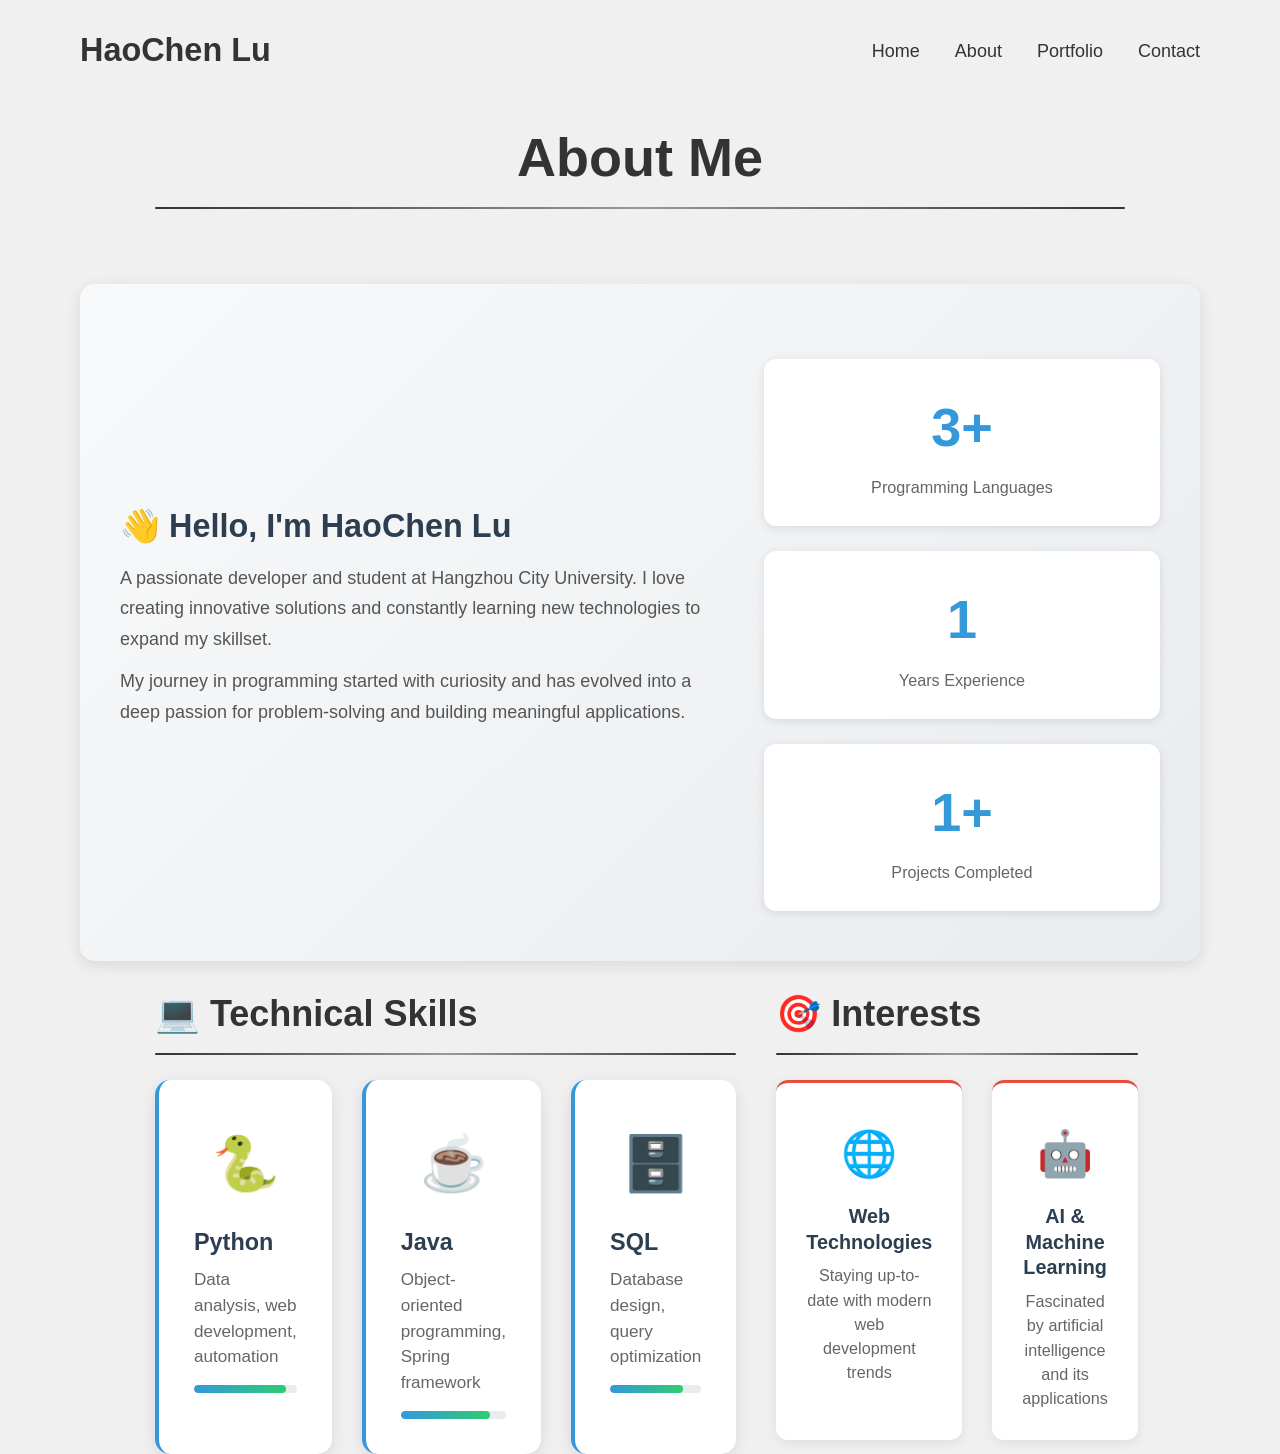
<file: about.html>
<!DOCTYPE html>

<html lang="zh-CN"> 
  <head>
    <meta charset="UTF-8">
    <meta name="viewport" content="width=device-width, initial-scale=1.0">
    <title>About</title>
    <link rel="stylesheet" href="style.css">
  </head>

  <body> 
    <header>
      <nav class="nav-bar">
        <div class="nav-bar-logo">HaoChen Lu</div>
        <ul class="nav-bar-list">
          <li><a href="index.html">Home</a></li>
          <li><a href="about.html">About</a></li>
          <li><a href="portfolio.html">Portfolio</a></li>
          <li><a href="contact.html">Contact</a></li>
        </ul>
      </nav>
    </header>

    <main id="about">
      <h1>About Me</h1>
      <div class="section-divider"></div>
    </main>
    
    <!-- 个人简介部分 -->
    <section class="intro-section">
      <div class="intro-content">
        <div class="intro-text">
          <h2>👋 Hello, I'm HaoChen Lu</h2>
          <p>A passionate developer and student at Hangzhou City University. I love creating innovative solutions and constantly learning new technologies to expand my skillset.</p>
          <p>My journey in programming started with curiosity and has evolved into a deep passion for problem-solving and building meaningful applications.</p>
        </div>
        <div class="intro-stats">
          <div class="stat-item">
            <span class="stat-number">3+</span>
            <span class="stat-label">Programming Languages</span>
          </div>
          <div class="stat-item">
            <span class="stat-number">1</span>
            <span class="stat-label">Years Experience</span>
          </div>
          <div class="stat-item">
            <span class="stat-number">1+</span>
            <span class="stat-label">Projects Completed</span>
          </div>
        </div>
      </div>
    </section>

    <main class="about-body">
      <article class="skills-section">
        <h2>💻 Technical Skills</h2>
        <div class="section-divider"></div>
        <div class="skills-grid">
          <div class="skill-card">
            <div class="skill-icon">🐍</div>
            <h3><a href="https://www.python.org" target="_blank">Python</a></h3>
            <p>Data analysis, web development, automation</p>
            <div class="skill-level">
              <div class="level-bar" data-level="90"></div>
            </div>
          </div>
          <div class="skill-card">
            <div class="skill-icon">☕</div>
            <h3><a href="https://www.java.com" target="_blank">Java</a></h3>
            <p>Object-oriented programming, Spring framework</p>
            <div class="skill-level">
              <div class="level-bar" data-level="85"></div>
            </div>
          </div>
          <div class="skill-card">
            <div class="skill-icon">🗄️</div>
            <h3><a href="https://www.sql.com" target="_blank">SQL</a></h3>
            <p>Database design, query optimization</p>
            <div class="skill-level">
              <div class="level-bar" data-level="80"></div>
            </div>
          </div>
        </div>
      </article>
      
      <aside class="hobbies-section">
        <h2>🎯 Interests</h2>
        <div class="section-divider"></div>
        <div class="hobbies-grid">
          <div class="hobby-item">
            <div class="hobby-icon">🌐</div>
            <h3>Web Technologies</h3>
            <p>Staying up-to-date with modern web development trends</p>
          </div>
          <div class="hobby-item">
            <div class="hobby-icon">🤖</div>
            <h3>AI & Machine Learning</h3>
            <p>Fascinated by artificial intelligence and its applications</p>
          </div>
        </div>
      </aside>
    </main>
  </body>
</html>
</file>
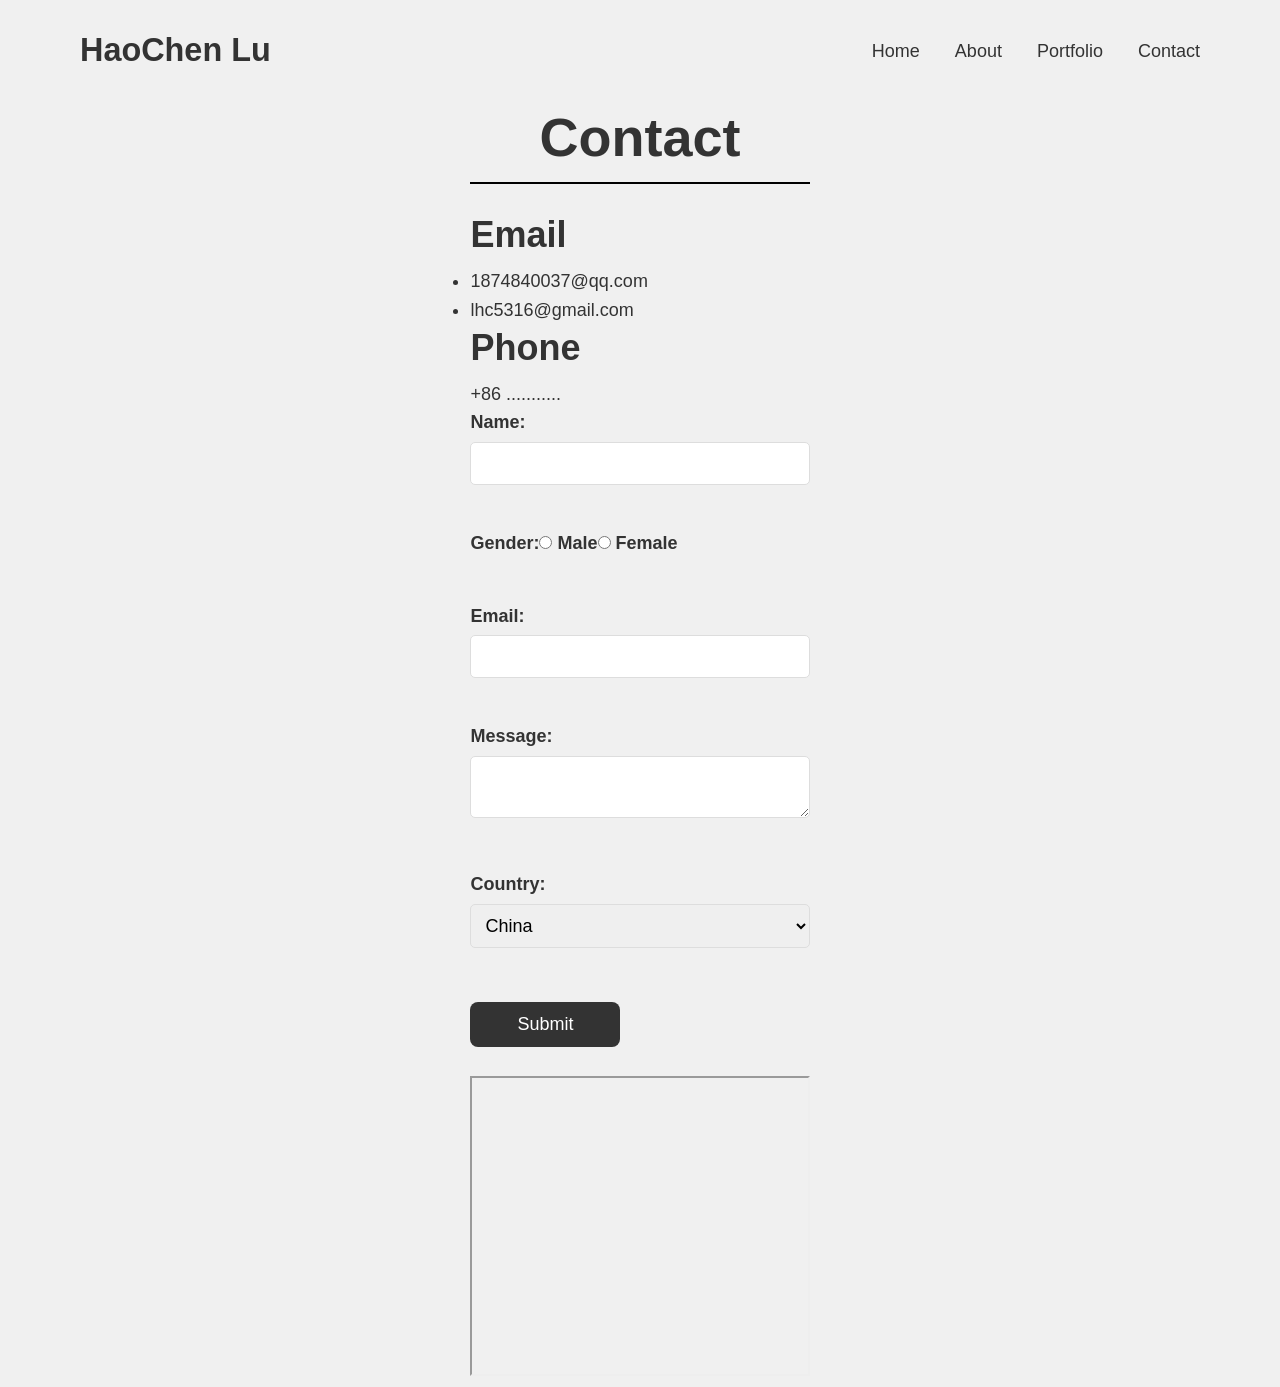
<file: contact.html>
<!DOCTYPE html>

<html lang="zh-CN"> 
  <head>
    <meta charset="UTF-8">
    <meta name="viewport" content="width=device-width, initial-scale=1.0">
    <title>Contact</title>
    <link rel="stylesheet" href="style.css">
  </head>
  <body>
    <header>
      <nav class="nav-bar">
        <div class="nav-bar-logo">HaoChen Lu</div>
        <ul class="nav-bar-list">
          <li><a href="index.html">Home</a></li>
          <li><a href="about.html">About</a></li>
          <li><a href="portfolio.html">Portfolio</a></li>
          <li><a href="contact.html">Contact</a></li>
        </ul>
      </nav>
    </header>

    <article id="contact">
      <h1>Contact</h1>
      <hr style="height: 1.5px; background: black; border: none; margin: 0;">
      <br>
      <h2>Email</h2>
        <ul>
          <li>1874840037@qq.com</li>
          <li>lhc5316@gmail.com</li>
        </ul>
      <h2>Phone</h2>
        <p>+86 ...........</p>
      <form action="" method="post">
        <label>Name:<input type="text" name="name"></label><br>
        <label>Gender:<input type="radio" name="gender" value="male">Male<input type="radio" name="gender" value="female">Female</label><br>
        <label>Email:<input type="email" name="email"></label><br>
        <label>Message:<textarea name="message"></textarea></label><br>
        <label>Country:<select name="country">
          <option value="China">China</option>
          <option value="America">America</option>
          <option value="Japan">Japan</option>
          <option value="Korea">Korea</option>
          <option value="France">France</option>
          <option value="Germany">Germany</option>
          <option value="Italy">Italy</option>
          <option value="Spain">Spain</option>
          <option value="Portugal">Portugal</option>
        </select></label><br>
        <button type="submit" class="submit-btn">Submit</button>
      </form>
      <br>
      <iframe src="https://map.baidu.com/@13373790.989112498,3514195.4896343593,15.15z" width="500" height="300"></iframe>
    </article>
  </body>
</html>
</file>
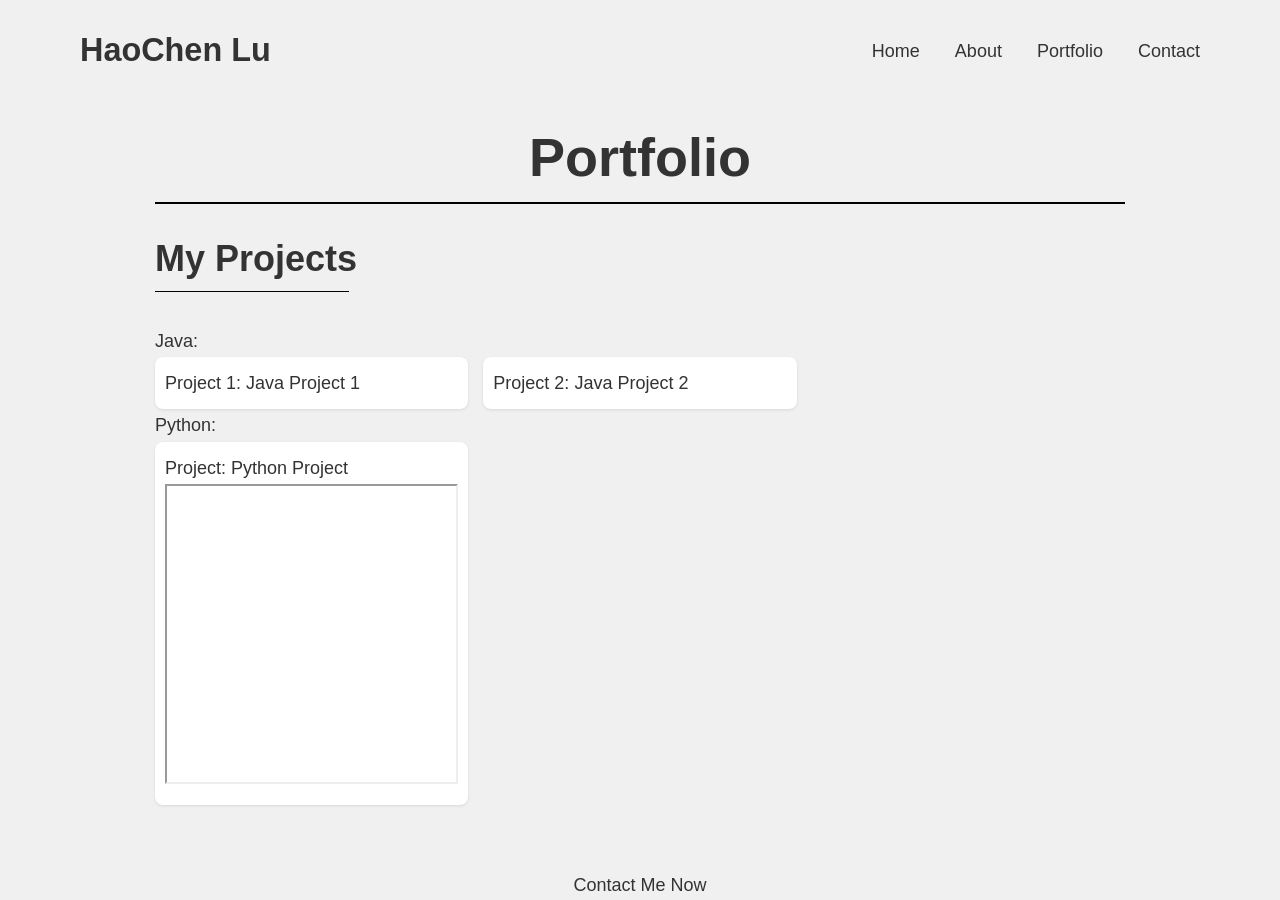
<file: portfolio.html>
<!DOCTYPE html>

<html lang="zh-CN"> 
  <head>
    <meta charset="UTF-8">
    <meta name="viewport" content="width=device-width, initial-scale=1.0">
    <title>Portfolio</title>
    <link rel="stylesheet" href="style.css">
  </head>
  <body>
    <header>
      <nav class="nav-bar">
        <div class="nav-bar-logo">HaoChen Lu</div>
        <ul class="nav-bar-list">
          <li><a href="index.html">Home</a></li>
          <li><a href="about.html">About</a></li>
          <li><a href="portfolio.html">Portfolio</a></li>
          <li><a href="contact.html">Contact</a></li>
        </ul>
      </nav>
    </header>

    <main>
      <section id="portfolio">
        <h1>Portfolio</h1>
        <hr style="height: 1.5px; background: black; border: none; margin: 0;">
        <br>
        <h2>My Projects</h2>
        <hr style="height: 1.5px; background: black; border: none; margin: 0; width: 20%;">
        <br>
        <div>
          <p>Java:</p>
            <ol class="portfolio-list">
              <li class="portfolio-item">Project 1: <a href="https://github.com/yourusername/project1">Java Project 1</a></li>
              <li class="portfolio-item">Project 2: <a href="https://github.com/yourusername/project2">Java Project 2</a></li>
            </ol>
          <p>Python:</p>
            <ul class="portfolio-list">
              <li class="portfolio-item">Project: <a href="https://github.com/yourusername/project1">Python Project</a>
                <iframe src="https://github.com/yourusername/project1" width="500" height="300"></iframe>
              </li>
            </ul>
        </div>
      </section>
    </main>
    <a href="contact.html">Contact Me Now</a>
  </body>
</html>
</file>
<file: style.css>
/* 移动端默认样式 (0px - 767px) - 移动端优先策略 */
/* 使用 * 通用选择器，设置 box-sizing: border-box; 和 margin: 0; padding: 0; 来统一盒模型行为 */
* {
  box-sizing: border-box;
  margin: 0;
  padding: 0;
}

/* 为 body 元素设置一个优雅的全局字体（如 font-family: 'Helvetica', 'Arial', sans-serif;）、默认文字颜色和背景色 */
body {
  font-family: 'Helvetica', 'Arial', sans-serif;
  color: #333;
  background-color: #f0f0f0;
  
  /* 布局应为单栏，所有内容垂直堆叠 */
  display: flex;
  flex-direction: column;
  align-items: center;
  min-height: 100vh; /* 确保body至少占满整个视口高度 */
  
  /* 字体大小应适合在小屏幕上阅读 */
  font-size: 16px;
  line-height: 1.6;
  padding: 0 10px; /* 在小屏幕上添加边距 */
  width: 100%;
}

/* 移动端：about页面默认为单列布局 */
.about-body {
  display: flex;
  flex-direction: column;
  gap: 20px;
  width: 100%;
  max-width: 100%;
}

/* 移动端导航栏：垂直排列，居中对齐 */
.nav-bar {
  display: flex;
  flex-direction: column;
  align-items: center;
  gap: 20px;
  width: 100%;
  padding: 15px 0;
}

.nav-bar-logo {
  font-size: 1.8em;
  font-weight: bold;
  text-align: center;
}

/* 导航栏的链接在移动端垂直排列 */
.nav-bar-list {
  list-style: none;
  gap: 15px;
  display: flex;
  flex-direction: column;
  text-align: center;
}

/* 移动端标题系统：适合小屏幕阅读 */
h1 {
  font-size: 2em;
  font-weight: bold;
  line-height: 1.3;
  margin-bottom: 10px;
  text-align: center;
}

h2 {
  font-size: 1.5em;
  font-weight: bold;
  line-height: 1.3;
  margin-bottom: 8px;
}

h3 {
  font-size: 1.2em;
  font-weight: bold;
  line-height: 1.3;
  margin-bottom: 6px;
}

/* 美化链接 (a)：移除下划线，设置默认颜色，并添加一个 :hover 伪类，当鼠标悬停时改变颜色或添加下划线，提供交互反馈。 */
a {
  text-decoration: none;
  color: #333;
}

a:hover {
  text-decoration: underline;
  color: #000;
}

/* 移动端：为页面的主要容器添加合适的间距 */
footer {
  margin: 15px 0;
  padding: 15px;
  text-align: center;
  width: 100%;
}

header {
  margin: 0;
  width: 100%;
} 

/* 移动端：main区域自动扩展填充剩余空间 */
main {
  flex-grow: 1;
  margin: 15px 0;
  padding: 0 15px;
  line-height: 1.8;
  width: 100%;
  max-width: 100%;
} 

#about {
  margin: 15px 0;
  padding: 0 15px;
  line-height: 1.8;
  flex-grow: initial;
  width: 100%;
}

/* 移动端：图片自适应容器宽度 */
img {
  max-width: 100%;
  display: block;
  margin: 10px auto; /* 居中显示 */
  border-radius: 8px; /* 添加圆角 */
}

/* 移动端：iframe自适应 */
iframe {
  max-width: 100%;
  width: 100%;
  height: 200px; /* 在移动端使用较小的高度 */
}

/* 移动端：提交按钮样式 */
.submit-btn {
  background-color: #333;
  color: #fff;
  border-radius: 8px;
  padding: 12px 20px;
  border: none;
  font-size: 1em;
  cursor: pointer;
  width: 100%; /* 移动端按钮占满宽度 */
  margin-top: 10px;
}

.submit-btn:hover {
  background-color: #000;
  box-shadow: 0 2px 8px rgba(0, 0, 0, 0.3);
}

/* 移动端：portfolio列表垂直排列 */
.portfolio-list {
  display: flex;
  flex-direction: column;
  gap: 15px;
  list-style: none;
  padding: 0;
}

.portfolio-item { 
  width: 100%;
  padding: 10px;
  background-color: #fff;
  border-radius: 8px;
  box-shadow: 0 1px 3px rgba(0, 0, 0, 0.1);
}

/* 移动端：表单样式优化 */
form {
  width: 100%;
}

form label {
  display: block;
  margin-bottom: 15px;
  font-weight: bold;
}

form input, 
form textarea, 
form select {
  width: 100%;
  padding: 10px;
  border: 1px solid #ddd;
  border-radius: 5px;
  font-size: 1em;
  margin-top: 5px;
}

form input[type="radio"] {
  width: auto;
  margin-right: 5px;
}

/* ===========================================
   About页面专用样式
   ========================================== */

/* 通用分割线样式 */
.section-divider {
  height: 2px;
  background: linear-gradient(90deg, #333 0%, #999 50%, #333 100%);
  border: none;
  margin: 15px 0 25px 0;
  border-radius: 1px;
}

/* 个人简介部分 */
.intro-section {
  width: 100%;
  background: linear-gradient(135deg, #f8f9fa 0%, #e9ecef 100%);
  padding: 30px 15px;
  margin: 20px 0;
  border-radius: 15px;
  box-shadow: 0 4px 15px rgba(0, 0, 0, 0.1);
}

.intro-content {
  max-width: 100%;
  margin: 0 auto;
}

.intro-text h2 {
  color: #2c3e50;
  margin-bottom: 15px;
  font-size: 1.8em;
}

.intro-text p {
  color: #555;
  line-height: 1.7;
  margin-bottom: 12px;
  font-size: 1em;
}

/* 统计数据网格 */
.intro-stats {
  display: grid;
  grid-template-columns: 1fr;
  gap: 15px;
  margin-top: 25px;
}

.stat-item {
  text-align: center;
  background: white;
  padding: 20px;
  border-radius: 12px;
  box-shadow: 0 2px 10px rgba(0, 0, 0, 0.1);
  transition: transform 0.3s ease;
}

.stat-item:hover {
  transform: translateY(-5px);
}

.stat-number {
  display: block;
  font-size: 2.5em;
  font-weight: bold;
  color: #3498db;
  margin-bottom: 5px;
}

.stat-label {
  display: block;
  font-size: 0.9em;
  color: #666;
  font-weight: 500;
}

/* 技能卡片网格 */
.skills-grid {
  display: grid;
  grid-template-columns: 1fr;
  gap: 20px;
  margin-top: 20px;
}

.skill-card {
  background: white;
  padding: 25px;
  border-radius: 15px;
  box-shadow: 0 4px 15px rgba(0, 0, 0, 0.1);
  transition: all 0.3s ease;
  border-left: 4px solid #3498db;
}

.skill-card:hover {
  transform: translateY(-8px);
  box-shadow: 0 8px 25px rgba(0, 0, 0, 0.15);
}

.skill-icon {
  font-size: 3em;
  text-align: center;
  margin-bottom: 15px;
}

.skill-card h3 {
  margin-bottom: 10px;
  font-size: 1.3em;
}

.skill-card h3 a {
  color: #2c3e50;
  transition: color 0.3s ease;
}

.skill-card h3 a:hover {
  color: #3498db;
}

.skill-card p {
  color: #666;
  font-size: 0.95em;
  line-height: 1.5;
  margin-bottom: 15px;
}

/* 技能等级条 */
.skill-level {
  background: #e9ecef;
  height: 8px;
  border-radius: 4px;
  overflow: hidden;
}

.level-bar {
  height: 100%;
  background: linear-gradient(90deg, #3498db 0%, #2ecc71 100%);
  border-radius: 4px;
  transition: width 2s ease-in-out;
}

.level-bar[data-level="90"] { width: 90%; }
.level-bar[data-level="85"] { width: 85%; }
.level-bar[data-level="80"] { width: 80%; }

/* 兴趣爱好网格 */
.hobbies-grid {
  display: grid;
  grid-template-columns: 1fr;
  gap: 20px;
  margin-top: 20px;
}

.hobby-item {
  background: white;
  padding: 20px;
  border-radius: 12px;
  box-shadow: 0 3px 12px rgba(0, 0, 0, 0.08);
  transition: all 0.3s ease;
  border-top: 3px solid #e74c3c;
  text-align: center;
}

.hobby-item:hover {
  transform: translateY(-5px);
  box-shadow: 0 6px 20px rgba(0, 0, 0, 0.12);
}

.hobby-icon {
  font-size: 2.5em;
  margin-bottom: 10px;
}

.hobby-item h3 {
  color: #2c3e50;
  margin-bottom: 8px;
  font-size: 1.1em;
}

.hobby-item p {
  color: #666;
  font-size: 0.9em;
  line-height: 1.5;
}


/* ===========================================
   平板端适配 (768px 及以上)
   ========================================== */
@media (min-width: 768px) {
  body {
    font-size: 18px;
    padding: 0 20px;
  }
  
  /* 平板端：导航栏开始水平排列 */
  .nav-bar {
    flex-direction: row;
    justify-content: space-between;
    align-items: center;
    padding: 20px 0;
  }
  
  .nav-bar-list {
    flex-direction: row;
    gap: 25px;
  }
  
  /* 平板端：about页面启用两列布局 */
  .about-body {
    display: grid;
    grid-template-columns: 1fr 1fr;
    gap: 30px;
    align-items: start;
  }
  
  /* 平板端：标题大小适当增大 */
  h1 {
    font-size: 2.5em;
  }
  
  h2 {
    font-size: 1.8em;
  }
  
  h3 {
    font-size: 1.4em;
  }
  
  /* 平板端：portfolio网格布局 */
  .portfolio-list {
    flex-direction: row;
    flex-wrap: wrap;
  }
  
  .portfolio-item {
    flex-basis: calc(50% - 10px);
  }
  
  /* 平板端：iframe尺寸调整 */
  iframe {
    height: 250px;
  }
  
  /* 平板端：按钮不再占满宽度 */
  .submit-btn {
    width: auto;
    min-width: 150px;
  }
  
  /* 平板端：About页面优化 */
  .intro-content {
    display: grid;
    grid-template-columns: 2fr 1fr;
    gap: 30px;
    align-items: center;
  }
  
  .intro-stats {
    grid-template-columns: 1fr;
    gap: 20px;
  }
  
  .skills-grid {
    grid-template-columns: repeat(2, 1fr);
    gap: 25px;
  }
  
  .hobbies-grid {
    grid-template-columns: repeat(2, 1fr);
    gap: 25px;
  }
  
  .skill-card, .hobby-item {
    padding: 30px;
  }
  
  .intro-section {
    padding: 40px 30px;
  }
}

/* ===========================================
   桌面端优化 (1024px 及以上)
   ========================================== */
@media (min-width: 1024px) {
  body {
    max-width: 1200px; /* 限制最大宽度避免内容过度拉伸 */
    margin: 0 auto; /* 水平居中 */
    font-size: 18px;
    padding: 0 40px;
  }
  
  /* 桌面端：导航栏优化 */
  .nav-bar {
    padding: 25px 0;
  }
  
  .nav-bar-list {
    gap: 35px;
  }
  
  /* 桌面端：进一步调整Grid布局间距 */
  .about-body {
    gap: 40px;
    max-width: 1000px;
    margin: 0 auto;
  }
  
  /* 桌面端：标题进一步优化 */
  h1 {
    font-size: 3em;
  }
  
  h2 {
    font-size: 2em;
  }
  
  h3 {
    font-size: 1.5em;
  }
  
  /* 桌面端：主要内容区域限制宽度 */
  main {
    max-width: 1000px;
    margin: 20px auto;
  }
  
  #about {
    max-width: 1000px;
    margin: 20px auto;
  }
  
  /* 桌面端：portfolio项目可能三列布局 */
  .portfolio-item {
    flex-basis: calc(33.333% - 10px);
  }
  
  /* 桌面端：iframe最大尺寸 */
  iframe {
    height: 300px;
  }
  
  /* 桌面端：About页面终极优化 */
  .intro-content {
    grid-template-columns: 3fr 2fr;
    gap: 50px;
    max-width: 1200px;
    margin: 0 auto;
  }
  
  .intro-stats {
    grid-template-columns: 1fr;
    gap: 25px;
  }
  
  .stat-item {
    padding: 25px;
  }
  
  .stat-number {
    font-size: 3em;
  }
  
  .skills-grid {
    grid-template-columns: repeat(3, 1fr);
    gap: 30px;
    max-width: 1200px;
    margin: 0 auto;
  }
  
  .hobbies-grid {
    grid-template-columns: repeat(2, 1fr);
    gap: 30px;
    max-width: 800px;
    margin: 0 auto;
  }
  
  .skill-card {
    padding: 35px;
  }
  
  .hobby-item {
    padding: 30px;
  }
  
  .intro-section {
    padding: 50px 40px;
    margin: 30px 0;
  }
  
  .skills-section, .hobbies-section {
    max-width: 1200px;
    margin: 0 auto;
  }
}
</file>
